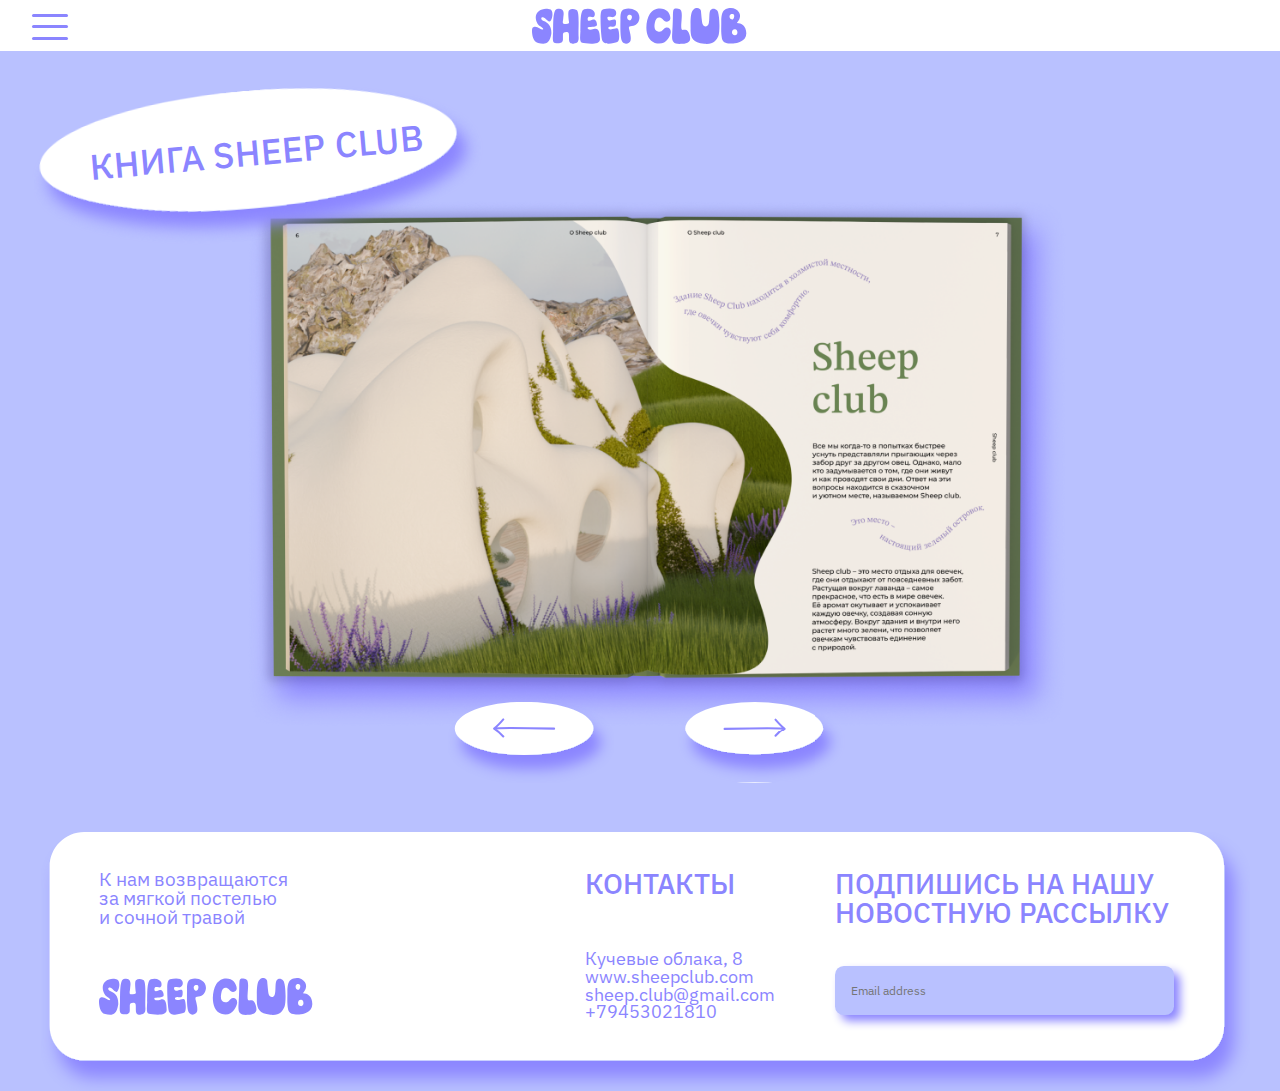
<file: book.html>
<!DOCTYPE html>
<html lang="en">
<head>
    <meta charset="UTF-8">
    <meta name="viewport" content="width=device-width, initial-scale=1.0">
    <title>Sheep club</title>
    <link rel="icon" type="image/png" href="./img/favicon.svg" />
    <link rel="stylesheet" href="./css/style.css">

    <link rel="preconnect" href="https://fonts.googleapis.com">
    <link rel="preconnect" href="https://fonts.gstatic.com" crossorigin>
    <link href="https://fonts.googleapis.com/css2?family=IBM+Plex+Sans:ital,wght@0,100;0,200;0,300;0,400;0,500;0,600;0,700;1,100;1,200;1,300;1,400;1,500;1,600;1,700&display=swap" rel="stylesheet">
</head>
<body bgcolor="B9C1FF">
    <div class="menu">
        <a class="burger1" href="./menu.html">
            <div  class="burgerbook"></div>
            <div  class="burgerbook"></div>
            <div  class="burgerbook"></div>
        </a>
        <img src="./img/logo2.svg" alt="">
    </div>
    <div class="plashka6">
        <h1>КНИГА SHEEP CLUB</h1>
    </div>
        <div class="slider-container">
            <div class="slider">
              <img src="./img/book1.png" alt="">
              <img src="./img/book2.png" alt="">
              <img src="./img/book3.png" alt="">
              <img src="./img/book4.png" alt="">
              <img src="./img/book5.png" alt="">
              <img src="./img/book6.png" alt="">
              <img src="./img/book7.png" alt="">
            </div>
          </div>
          <!-- кнопки -->
          <button class="prev-button" aria-label="Посмотреть предыдущий слайд"></button>
          <button class="next-button" aria-label="Посмотреть следующий слайд"></button>

          <div class="footerbook3">
            <div class="footerinfobook">
                <p>К нам возвращаются<br> за мягкой постелью <br> и сочной травой</p>
                <img src="./img/logo2.svg" alt="">
            </div>
            <div class="contactsbook">
                <h1>КОНТАКТЫ</h1>
                <p>Кучевые облака, 8 <br> www.sheepclub.com <br> sheep.club@gmail.com <br> +79453021810</p>
            </div>
            <div class="letterbook">
                <h1>ПОДПИШИСЬ  НА НАШУ НОВОСТНУЮ РАССЫЛКУ</h1>
                <!-- <p>Email address</p> -->
                <!-- <img src="./img/newsletter.svg" alt=""> -->
                <input id="email" class="inputbook" type="text" placeholder="Email address">
            </div>
        </div> 
    
    <script src="./java script/book.js"></script>
    
    
</body>
</html>
</file>
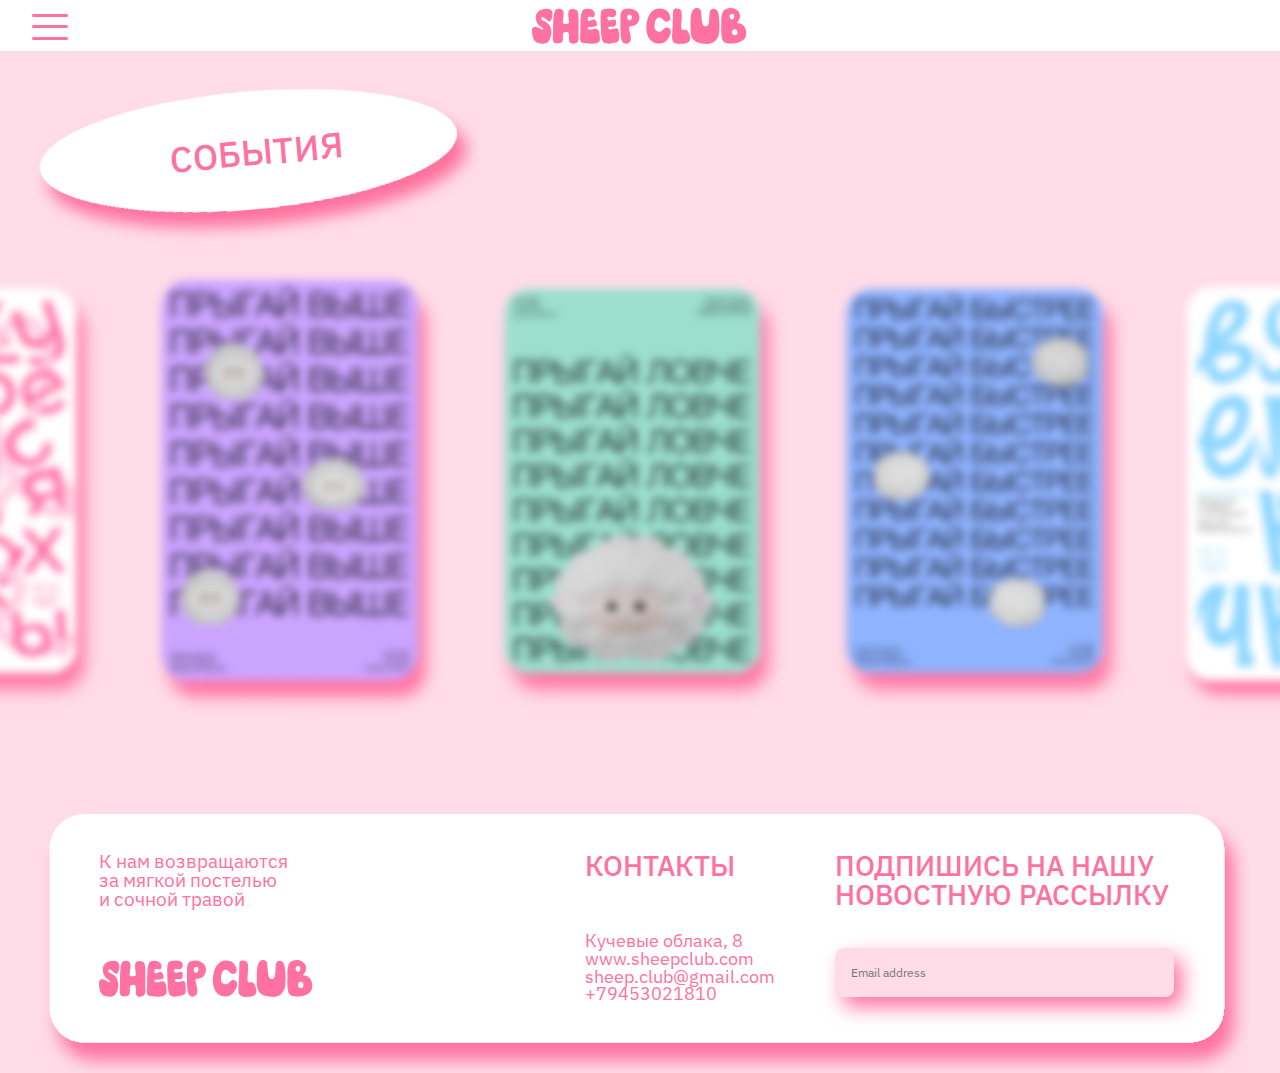
<file: events.html>
<!DOCTYPE html>
<html lang="en">
<head>
    <meta charset="UTF-8">
    <meta name="viewport" content="width=device-width, initial-scale=1.0">
    <title>Sheep club</title>
    <link rel="icon" type="image/png" href="./img/favicon.svg" />
    <link rel="stylesheet" href="./css/style.css">

    <link rel="preconnect" href="https://fonts.googleapis.com">
    <link rel="preconnect" href="https://fonts.gstatic.com" crossorigin>
    <link href="https://fonts.googleapis.com/css2?family=IBM+Plex+Sans:ital,wght@0,100;0,200;0,300;0,400;0,500;0,600;0,700;1,100;1,200;1,300;1,400;1,500;1,600;1,700&display=swap" rel="stylesheet">
</head>
<body>
    <div class="menu">
        <a class="burger1" href="./menu.html">
            <div  class="burger"></div>
            <div  class="burger"></div>
            <div  class="burger"></div>
        </a>
        <img src="./img/logo.svg" alt="">
    </div>
    <div class="events">
        <div class="plashka5">
            <h1>СОБЫТИЯ</h1>
        </div>
        <div class="container">
            <span class="slider" id="slider1"></span>
            <span class="slider" id="slider2"></span>
            <span class="slider" id="slider3"></span>
            <span class="slider" id="slider4"></span>
            <span class="slider" id="slider5"></span>
            <span class="slider" id="slider6"></span>
            <span class="slider" id="slider7"></span>
            <span class="slider" id="slider8"></span>
            <span class="slider" id="slider9"></span>
    
            <div class="imgContainer">
    
               <div class="slide_div" id="slide_1">
                <img src="./img/poster 1.svg" alt="" class="img" id="img1">
                <a href="#slider1" class="button" id="button1"></a>
               </div>
               <div class="slide_div" id="slide_2">
                <img src="./img/poster 2.svg" alt="" class="img" id="img2">
                <a href="#slider2" class="button" id="button2"></a>
               </div>
               <div class="slide_div" id="slide_3">
                <img src="./img/poster 3.svg" alt="" class="img" id="img3">
                <a href="#slider3" class="button" id="button3"></a>
               </div>
               <div class="slide_div" id="slide_4">
                <img src="./img/poster4.png" alt="" class="img" id="img4">
                <a href="#slider4" class="button" id="button4"></a>
               </div>
               <div class="slide_div" id="slide_5">
                <img src="./img/poster 5.svg" alt="" class="img" id="img5">
                <a href="#slider5" class="button" id="button5"></a>
               </div>
               <div class="slide_div" id="slide_6">
                <img src="./img/poster 6.svg" alt="" class="img" id="img6">
                <a href="#slider6" class="button" id="button6"></a>
               </div>
               <div class="slide_div" id="slide_7">
                <img src="./img/poster7.svg" alt="" class="img" id="img7">
                <a href="#slider7" class="button" id="button7"></a>
               </div>
               <div class="slide_div" id="slide_8">
                <img src="./img/poster 8.svg" alt="" class="img" id="img8">
                <a href="#slider8" class="button" id="button8"></a>
               </div>
               <div class="slide_div" id="slide_9">
                <img src="./img/poster 9.svg" alt="" class="img" id="img9">
                <a href="#slider9" class="button" id="button9"></a>
               </div>
    
            </div>
            
        </div>
    </div>
    <div class="footerblock">
        <div class="footer3">
            <div class="footerinfo">
                <p>К нам возвращаются<br> за мягкой постелью <br> и сочной травой</p>
                <img src="./img/logo.svg" alt="">
            </div>
            <div class="contacts">
                <h1>КОНТАКТЫ</h1>
                <p>Кучевые облака, 8 <br> www.sheepclub.com <br> sheep.club@gmail.com <br> +79453021810</p>
            </div>
            <div class="letter">
                <h1>ПОДПИШИСЬ  НА НАШУ НОВОСТНУЮ РАССЫЛКУ</h1>
                <input id="email" class="input" type="text" placeholder="Email address">
            </div>
        </div>
    </div>
     
</body>
</html>
</file>
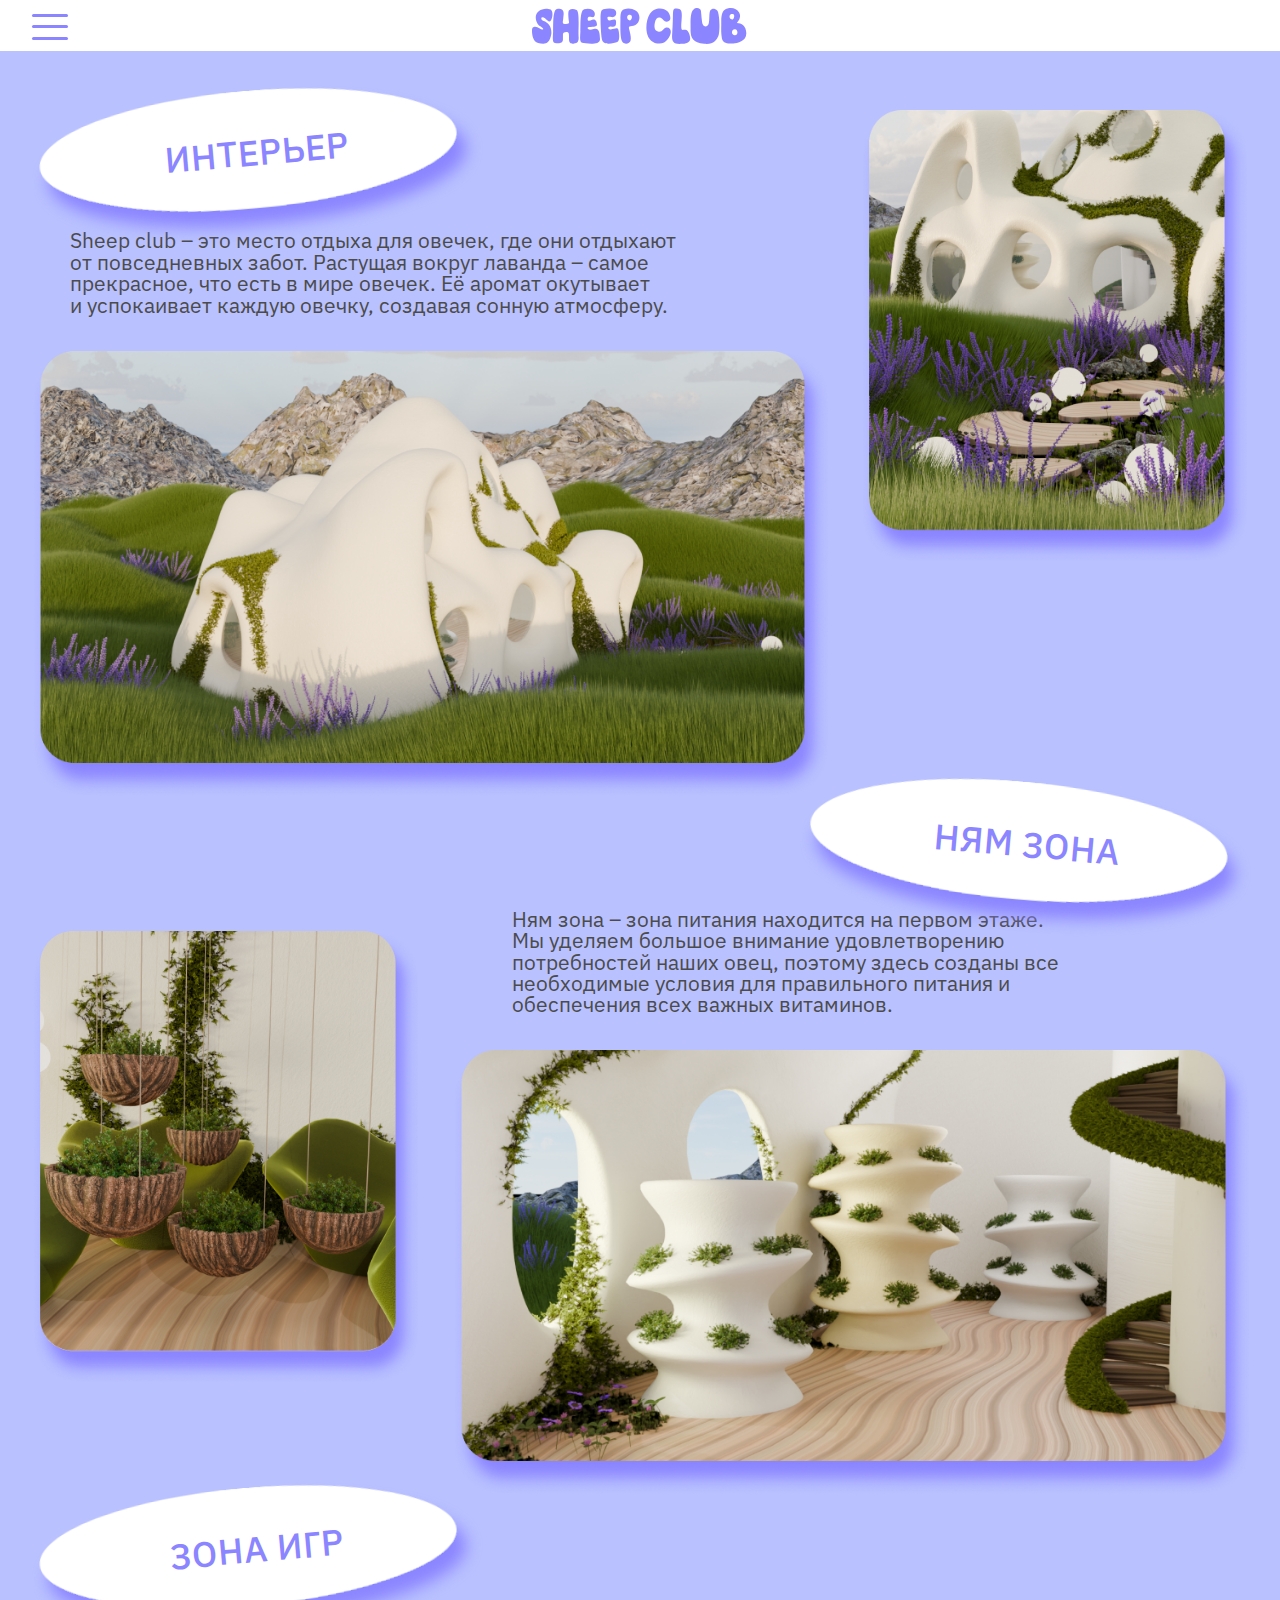
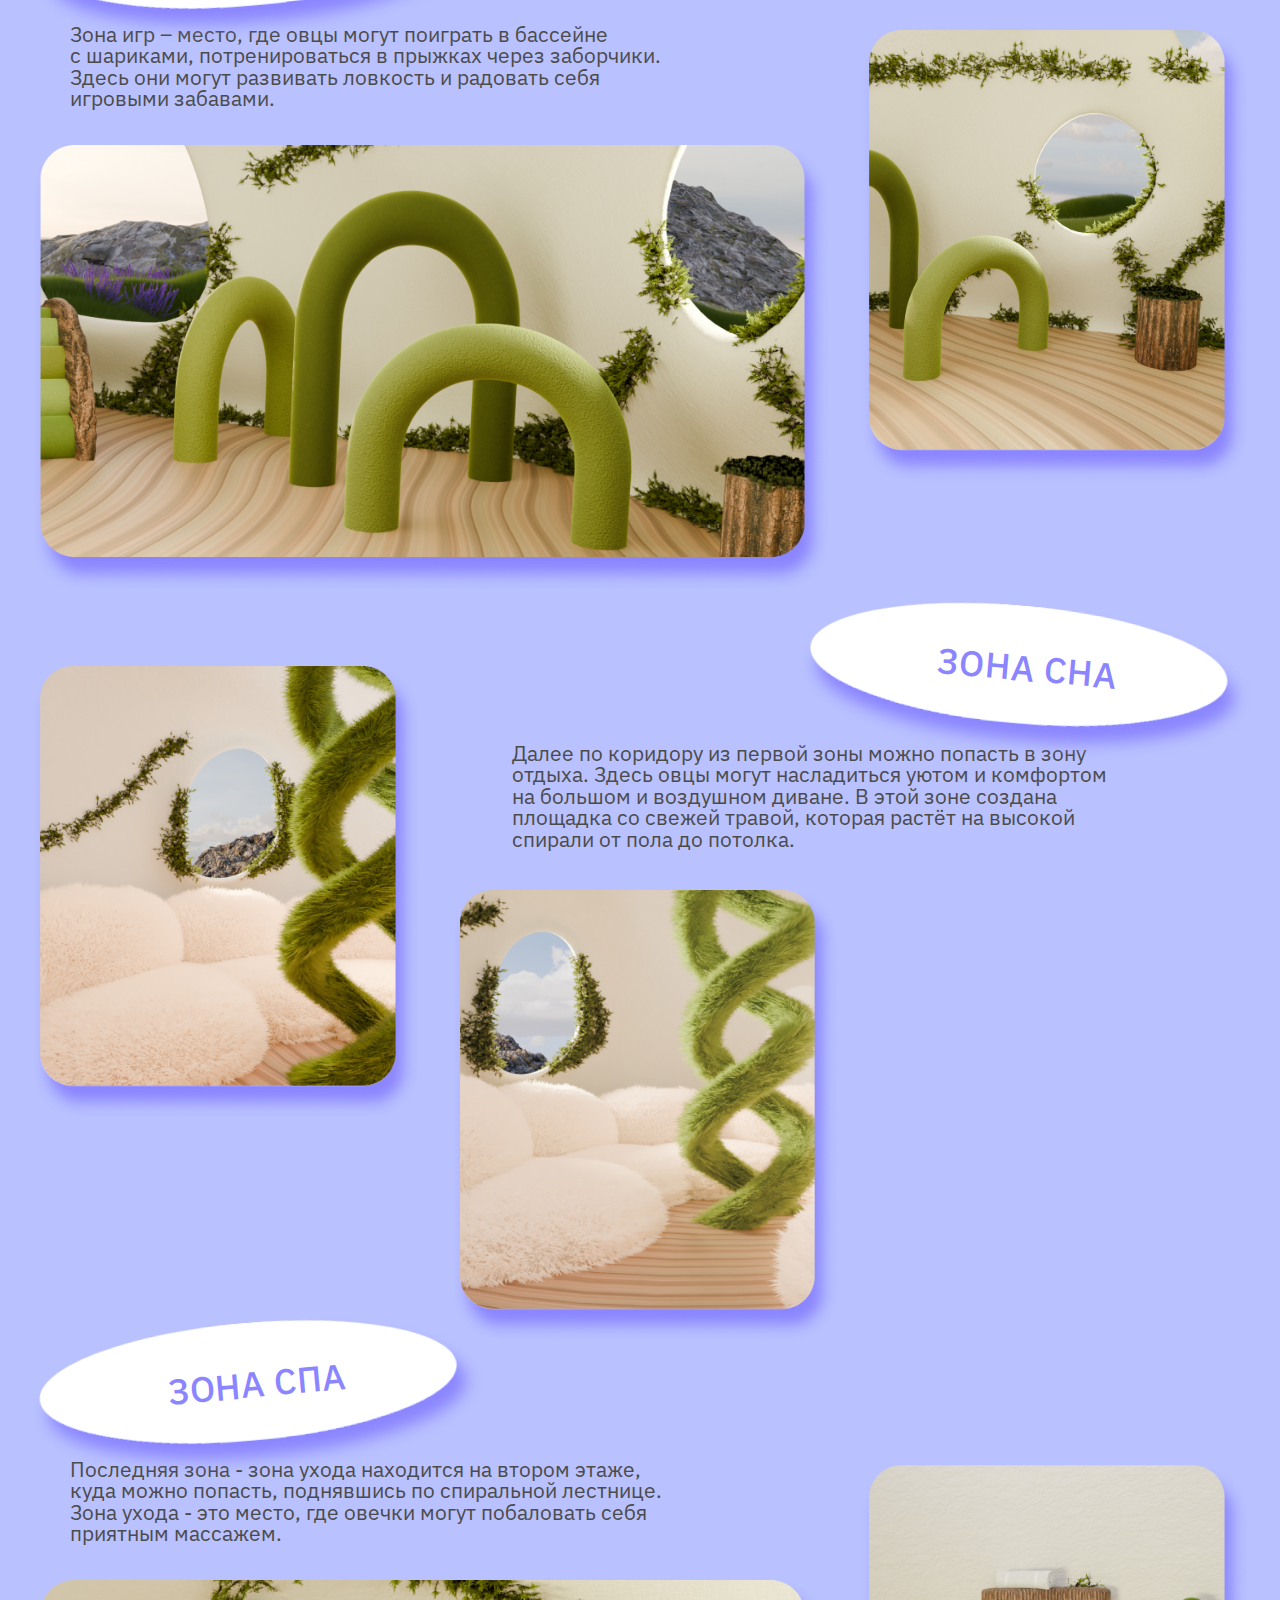
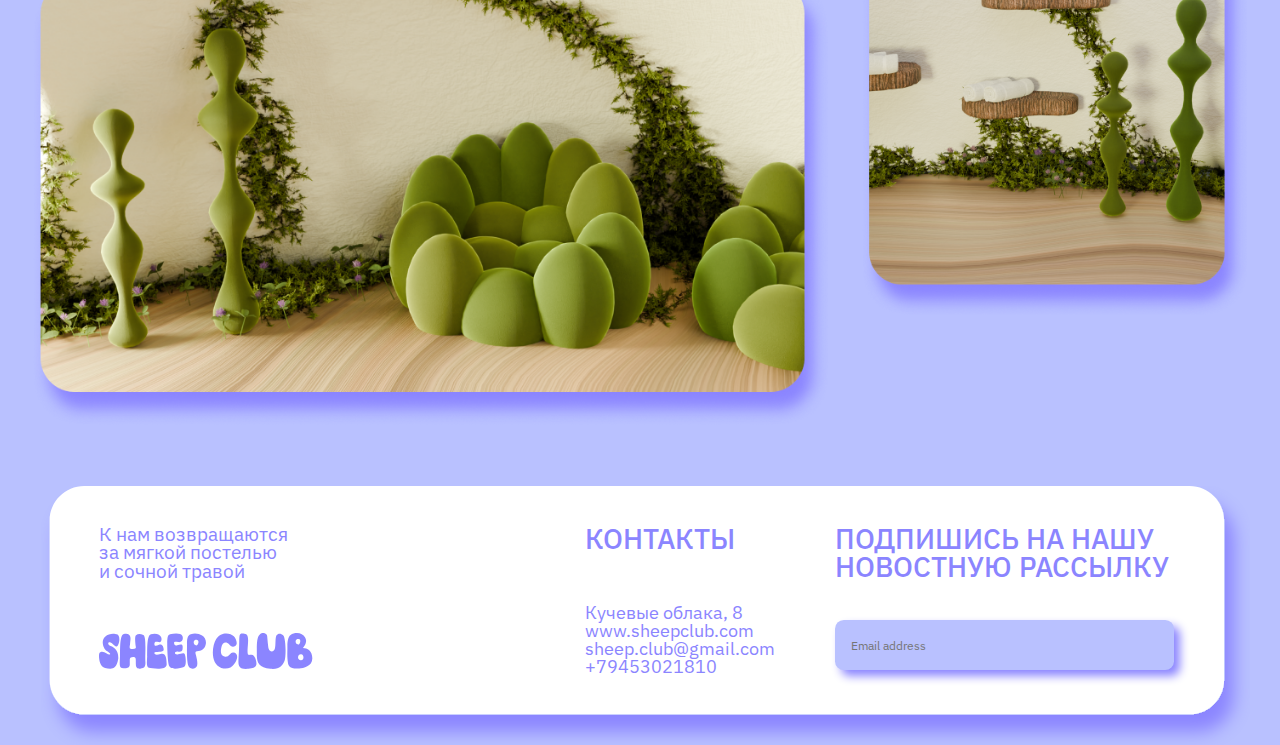
<file: house.html>
<!DOCTYPE html>
<html lang="en">
<head>
    <meta charset="UTF-8">
    <meta name="viewport" content="width=device-width, initial-scale=1.0">
    <title>Sheep club</title>
    <link rel="icon" type="image/png" href="./img/favicon.svg" />
    <link rel="stylesheet" href="./css/style.css">

    <link rel="preconnect" href="https://fonts.googleapis.com">
    <link rel="preconnect" href="https://fonts.gstatic.com" crossorigin>
    <link href="https://fonts.googleapis.com/css2?family=IBM+Plex+Sans:ital,wght@0,100;0,200;0,300;0,400;0,500;0,600;0,700;1,100;1,200;1,300;1,400;1,500;1,600;1,700&display=swap" rel="stylesheet">
</head>
<body bgcolor="B9C1FF">
    <div class="house">
        <div class="menu">
            <a class="burger1" href="./menu.html">
                <div  class="burgerbook"></div>
                <div  class="burgerbook"></div>
                <div  class="burgerbook"></div>
            </a>
            <img src="./img/logo2.svg" alt="">
        </div>

        <div class="housefirstblock">
            <div class="plashka6">
                <h1>ИНТЕРЬЕР</h1>
            </div>
            <div class="texthouse"><p>Sheep club – это место отдыха для овечек, где они отдыхают 
                от повседневных забот. Растущая вокруг лаванда – самое прекрасное, что есть в мире овечек. Её аромат окутывает <br>
                и успокаивает каждую овечку, создавая сонную атмосферу. </p>
            </div>
            <div class="house1"><img src="./img/house1.png" alt=""></div>
            <div class="house2"><img src="./img/house2.png" alt=""></div>

            <div class="plashka7">
                <h1>НЯМ ЗОНА</h1>
            </div>

            <div class="house4"><img src="./img/house4.png" alt=""></div>
            <div class="texthouse2"><p>Ням зона – зона питания находится на первом этаже. <br>
                Мы уделяем большое внимание удовлетворению потребностей наших овец, поэтому здесь созданы все необходимые условия 
                для правильного питания и обеспечения всех важных витаминов.  </p>
            </div>
            
            <div class="house3"><img src="./img/house3.png" alt=""></div>
            
        </div>
        <div class="housesecondblock">
            <div class="plashka8">
                <h1>ЗОНА ИГР</h1>
            </div>
            <div class="texthouse3"><p>Зона игр  – место, где овцы могут поиграть в бассейне <br> с шариками, потренироваться в прыжках через заборчики. Здесь они могут развивать ловкость и радовать себя игровыми забавами.</p>
            </div>
            <div class="house5"><img src="./img/house5.png" alt=""></div>
            <div class="house6"><img src="./img/house6.png" alt=""></div>
            
            
        </div>
        <div class="housethirdblock">
            <div class="plashka9">
                <h1>ЗОНА СНА</h1>
            </div>

            <div class="house7"><img src="./img/house7.png" alt=""></div>
            <div class="texthouse4"><p>Далее по коридору из первой зоны можно попасть в зону отдыха. Здесь овцы могут насладиться уютом и комфортом на большом 
                и воздушном диване. В этой зоне создана площадка со свежей травой, которая растёт на высокой спирали от пола до потолка. </p>
            </div>
            <div class="house8"><img src="./img/house8.png" alt=""></div>
            
            <div class="plashka10">
                <h1>ЗОНА СПА</h1>
            </div>

            
            <div class="texthouse5"><p>Последняя зона - зона ухода находится на втором этаже, 
                куда можно попасть, поднявшись по спиральной лестнице. 
                Зона ухода - это место, где овечки могут побаловать себя приятным массажем. </p>
            </div>
            <div class="house10"><img src="./img/house10.png" alt=""></div>
            <div class="house9"><img src="./img/house9.png" alt=""></div>
            
            
        </div>

    </div>
    <div class="footerhouse">
        <div class="footerinfohouse">
            <p>К нам возвращаются<br> за мягкой постелью <br> и сочной травой</p>
            <img src="./img/logo2.svg" alt="">
        </div>
        <div class="contactshouse">
            <h1>КОНТАКТЫ</h1>
            <p>Кучевые облака, 8 <br> www.sheepclub.com <br> sheep.club@gmail.com <br> +79453021810</p>
        </div>
        <div class="letterhouse">
            <h1>ПОДПИШИСЬ  НА НАШУ НОВОСТНУЮ РАССЫЛКУ</h1>
            <input id="email" class="inputhouse" type="text" placeholder="Email address">
        </div>
    </div>
    
</body>
</html>
</file>
<file: css/style.css>
@import "./reset.css";
@import "./main.css";
@import "./shop.css";
@import "./events.css";
@import "./book.css";
@import "./menu.css";
@import "./house.css";
@import "./shop_adaptive.css";
/* @import "./house_adaptive.css"; */
@import "./main_adaptive.css";
</file>
